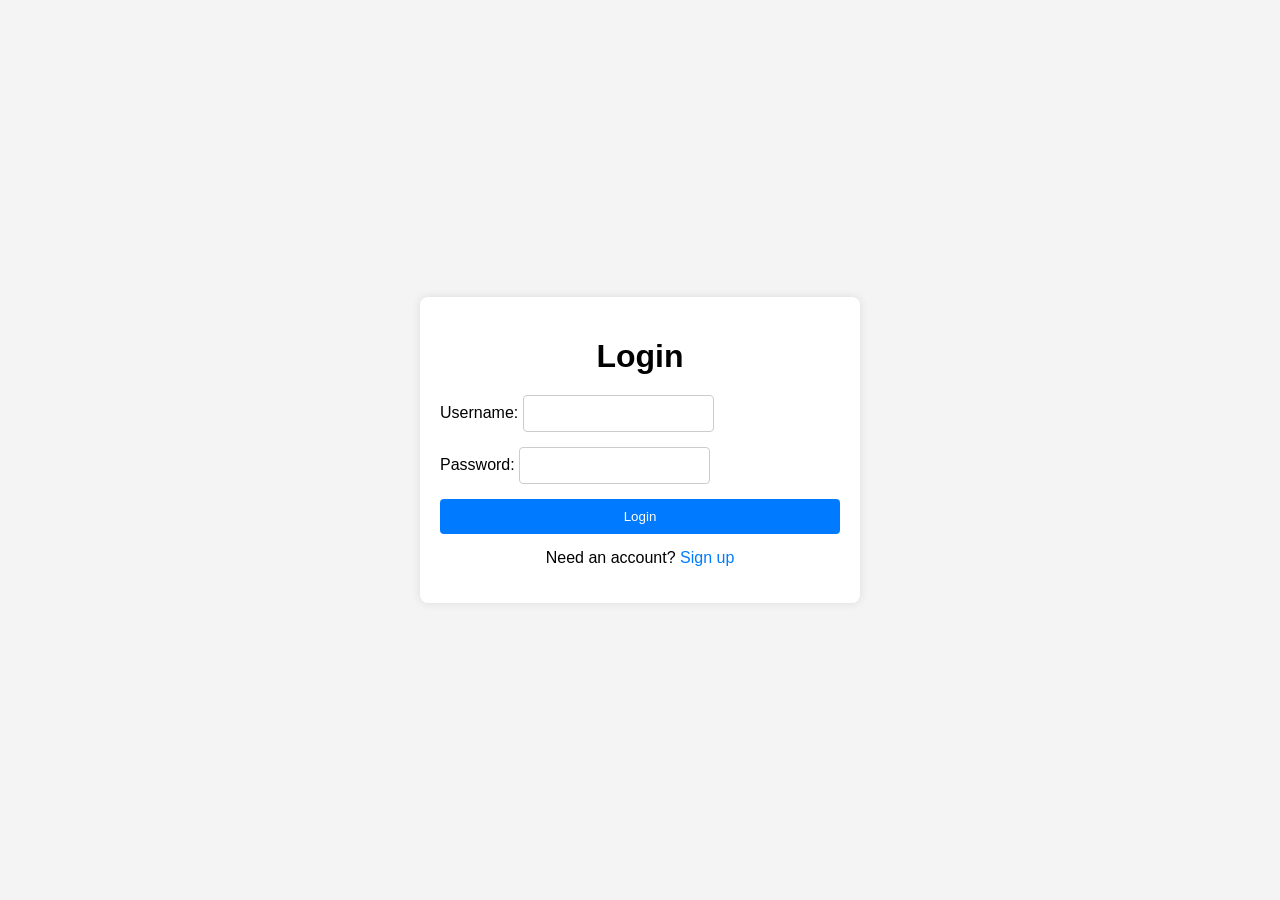
<file: tmp/code_output/multi_file_12345/index.html>
<!-- index.html -->
<!DOCTYPE html>
<html lang="en">
<head>
    <meta charset="UTF-8">
    <meta name="viewport" content="width=device-width, initial-scale=1.0">
    <title>Login Page</title>
    <link rel="stylesheet" href="style.css">
</head>
<body>
    <div class="container">
        <h1>Login</h1>
        <form id="loginForm">
            <div class="form-group">
                <label for="username">Username:</label>
                <input type="text" id="username" name="username" required>
            </div>
            <div class="form-group">
                <label for="password">Password:</label>
                <input type="password" id="password" name="password" required>
            </div>
            <button type="submit">Login</button>
        </form>
        <p class="message">Need an account? <a href="#">Sign up</a></p>
    </div>
    <script src="script.js"></script>
</body>
</html>
</file>
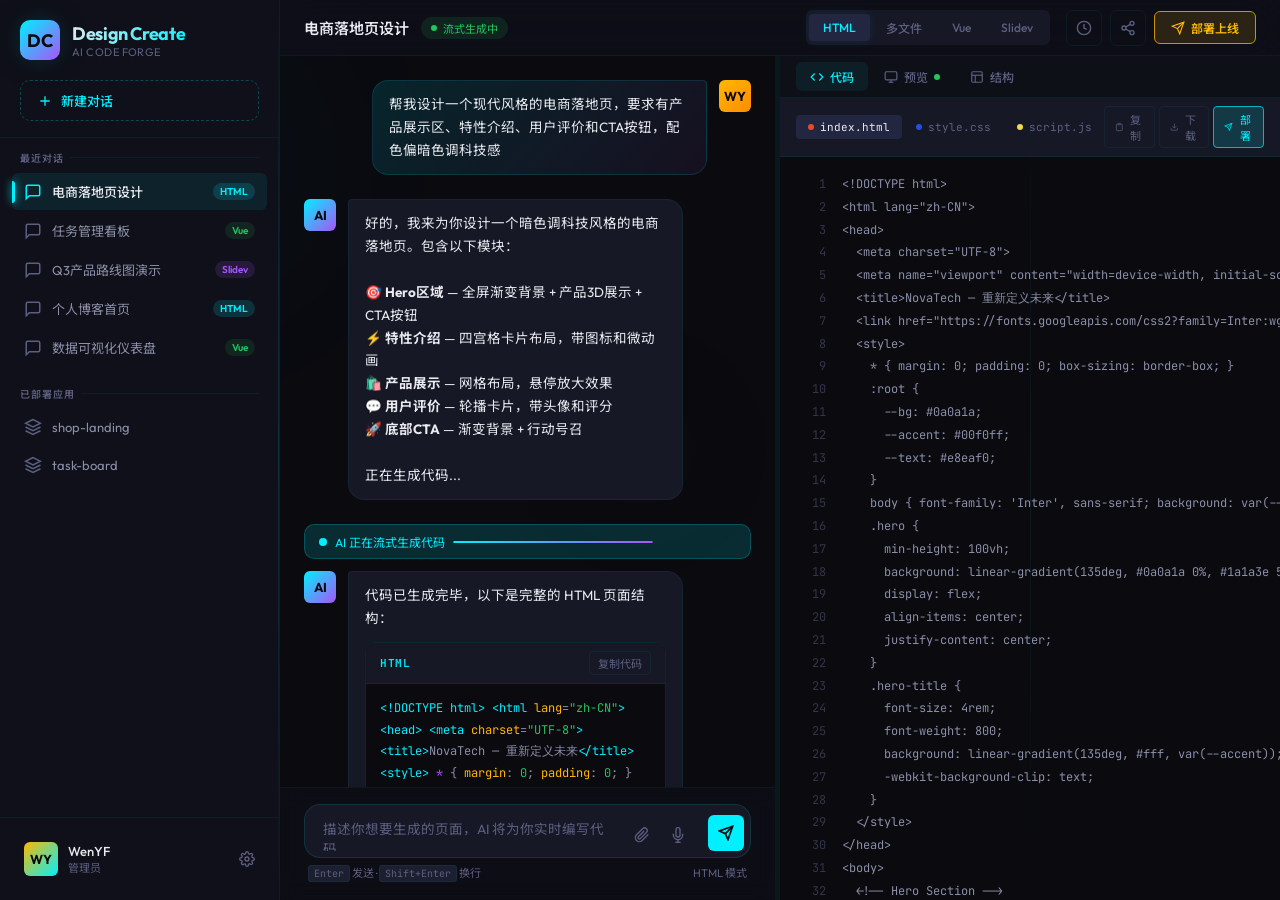
<file: preview-ui.html>
<!DOCTYPE html>
<html lang="zh-CN">
<head>
<meta charset="UTF-8">
<meta name="viewport" content="width=device-width, initial-scale=1.0">
<title>Design Create — AI 智能代码生成平台</title>
<link rel="preconnect" href="https://fonts.googleapis.com">
<link rel="preconnect" href="https://fonts.gstatic.com" crossorigin>
<link href="https://fonts.googleapis.com/css2?family=Outfit:wght@300;400;500;600;700;800;900&family=JetBrains+Mono:wght@300;400;500;600;700&family=Noto+Sans+SC:wght@300;400;500;700;900&display=swap" rel="stylesheet">
<style>
*,*::before,*::after{margin:0;padding:0;box-sizing:border-box}
:root{
  --bg-deep:#0a0a0f;
  --bg-primary:#0f1019;
  --bg-secondary:#161825;
  --bg-tertiary:#1c1f30;
  --bg-elevated:#222640;
  --border-subtle:rgba(0,240,255,0.06);
  --border-default:rgba(0,240,255,0.12);
  --border-strong:rgba(0,240,255,0.25);
  --cyan:#00F0FF;
  --cyan-dim:#00b8c5;
  --cyan-glow:rgba(0,240,255,0.15);
  --amber:#FFB800;
  --amber-dim:#cc9300;
  --amber-glow:rgba(255,184,0,0.12);
  --violet:#a855f7;
  --violet-glow:rgba(168,85,247,0.15);
  --green:#22c55e;
  --green-glow:rgba(34,197,94,0.12);
  --red:#ef4444;
  --text-primary:#e8eaf0;
  --text-secondary:#8b8fa8;
  --text-tertiary:#5c6080;
  --text-accent:#00F0FF;
  --font-display:'Outfit','Noto Sans SC',sans-serif;
  --font-body:'Outfit','Noto Sans SC',sans-serif;
  --font-mono:'JetBrains Mono',monospace;
  --radius-sm:6px;
  --radius-md:10px;
  --radius-lg:16px;
  --radius-xl:20px;
  --shadow-glow-cyan:0 0 20px rgba(0,240,255,0.1),0 0 60px rgba(0,240,255,0.05);
  --shadow-glow-amber:0 0 20px rgba(255,184,0,0.1),0 0 60px rgba(255,184,0,0.05);
  --transition-fast:0.15s cubic-bezier(0.4,0,0.2,1);
  --transition-base:0.25s cubic-bezier(0.4,0,0.2,1);
  --transition-slow:0.4s cubic-bezier(0.4,0,0.2,1);
}
html{font-size:14px;-webkit-font-smoothing:antialiased;-moz-osx-font-smoothing:grayscale}
body{font-family:var(--font-body);background:var(--bg-deep);color:var(--text-primary);overflow:hidden;height:100vh;width:100vw}

@keyframes fadeInUp{from{opacity:0;transform:translateY(16px)}to{opacity:1;transform:translateY(0)}}
@keyframes fadeIn{from{opacity:0}to{opacity:1}}
@keyframes slideInLeft{from{opacity:0;transform:translateX(-20px)}to{opacity:1;transform:translateX(0)}}
@keyframes slideInRight{from{opacity:0;transform:translateX(20px)}to{opacity:1;transform:translateX(0)}}
@keyframes pulse-glow{0%,100%{opacity:0.6}50%{opacity:1}}
@keyframes typing-dot{0%,60%,100%{opacity:0.3;transform:scale(0.8)}30%{opacity:1;transform:scale(1)}}
@keyframes stream-line{from{width:0}to{width:100%}}
@keyframes float{0%,100%{transform:translateY(0)}50%{transform:translateY(-6px)}}
@keyframes shimmer{0%{background-position:-200% 0}100%{background-position:200% 0}}
@keyframes borderGlow{0%,100%{border-color:rgba(0,240,255,0.15)}50%{border-color:rgba(0,240,255,0.35)}}
@keyframes rotateOrb{from{transform:rotate(0deg)}to{transform:rotate(360deg)}}

.app-layout{display:flex;height:100vh;width:100vw;position:relative;overflow:hidden}

.bg-orbs{position:fixed;inset:0;pointer-events:none;z-index:0;overflow:hidden}
.bg-orbs .orb{position:absolute;border-radius:50%;filter:blur(80px);opacity:0.3;animation:rotateOrb 60s linear infinite}
.bg-orbs .orb-1{width:500px;height:500px;background:radial-gradient(circle,rgba(0,240,255,0.12),transparent 70%);top:-10%;left:-5%;animation-duration:80s}
.bg-orbs .orb-2{width:400px;height:400px;background:radial-gradient(circle,rgba(168,85,247,0.1),transparent 70%);bottom:-10%;right:-5%;animation-duration:100s;animation-direction:reverse}
.bg-orbs .orb-3{width:300px;height:300px;background:radial-gradient(circle,rgba(255,184,0,0.08),transparent 70%);top:50%;left:50%;transform:translate(-50%,-50%);animation-duration:120s}

.sidebar{width:280px;min-width:280px;background:var(--bg-primary);border-right:1px solid var(--border-subtle);display:flex;flex-direction:column;position:relative;z-index:10;animation:slideInLeft 0.5s ease both}
.sidebar::after{content:'';position:absolute;right:0;top:0;bottom:0;width:1px;background:linear-gradient(to bottom,transparent,var(--cyan),transparent);opacity:0.15}

.sidebar-header{padding:20px 20px 16px;border-bottom:1px solid var(--border-subtle)}
.brand{display:flex;align-items:center;gap:12px;margin-bottom:20px}
.brand-icon{width:40px;height:40px;border-radius:var(--radius-md);background:linear-gradient(135deg,var(--cyan),var(--violet));display:flex;align-items:center;justify-content:center;font-size:18px;font-weight:700;color:var(--bg-deep);box-shadow:var(--shadow-glow-cyan)}
.brand-text{font-family:var(--font-display);font-size:18px;font-weight:700;letter-spacing:-0.02em;background:linear-gradient(135deg,var(--text-primary),var(--cyan));-webkit-background-clip:text;-webkit-text-fill-color:transparent}
.brand-sub{font-size:11px;color:var(--text-tertiary);letter-spacing:0.04em;text-transform:uppercase}

.new-chat-btn{width:100%;padding:10px 16px;border:1px dashed var(--border-strong);border-radius:var(--radius-md);background:transparent;color:var(--cyan);font-family:var(--font-body);font-size:13px;font-weight:500;cursor:pointer;display:flex;align-items:center;gap:8px;transition:var(--transition-base);position:relative;overflow:hidden}
.new-chat-btn::before{content:'';position:absolute;inset:0;background:var(--cyan-glow);opacity:0;transition:var(--transition-base)}
.new-chat-btn:hover::before{opacity:1}
.new-chat-btn:hover{border-color:var(--cyan);box-shadow:var(--shadow-glow-cyan)}
.new-chat-btn svg{width:16px;height:16px;flex-shrink:0}

.sidebar-nav{flex:1;overflow-y:auto;padding:12px 12px;scrollbar-width:thin;scrollbar-color:var(--bg-elevated) transparent}
.sidebar-nav::-webkit-scrollbar{width:4px}
.sidebar-nav::-webkit-scrollbar-track{background:transparent}
.sidebar-nav::-webkit-scrollbar-thumb{background:var(--bg-elevated);border-radius:4px}

.nav-section{margin-bottom:20px}
.nav-section-title{font-size:10px;font-weight:600;color:var(--text-tertiary);text-transform:uppercase;letter-spacing:0.1em;padding:0 8px 8px;display:flex;align-items:center;gap:6px}
.nav-section-title::after{content:'';flex:1;height:1px;background:var(--border-subtle)}

.nav-item{display:flex;align-items:center;gap:10px;padding:9px 12px;border-radius:var(--radius-sm);cursor:pointer;transition:var(--transition-fast);position:relative;margin-bottom:2px}
.nav-item:hover{background:rgba(0,240,255,0.04)}
.nav-item.active{background:rgba(0,240,255,0.08)}
.nav-item.active::before{content:'';position:absolute;left:0;top:50%;transform:translateY(-50%);width:3px;height:60%;background:var(--cyan);border-radius:0 3px 3px 0;box-shadow:0 0 8px var(--cyan)}
.nav-item-icon{width:18px;height:18px;color:var(--text-tertiary);flex-shrink:0;transition:var(--transition-fast)}
.nav-item.active .nav-item-icon{color:var(--cyan)}
.nav-item-text{font-size:13px;color:var(--text-secondary);white-space:nowrap;overflow:hidden;text-overflow:ellipsis;flex:1}
.nav-item.active .nav-item-text{color:var(--text-primary);font-weight:500}
.nav-item-badge{font-size:10px;padding:2px 7px;border-radius:10px;background:var(--cyan-glow);color:var(--cyan);font-weight:600}

.sidebar-footer{padding:16px 16px;border-top:1px solid var(--border-subtle)}
.user-card{display:flex;align-items:center;gap:10px;padding:8px;border-radius:var(--radius-md);cursor:pointer;transition:var(--transition-fast)}
.user-card:hover{background:rgba(0,240,255,0.04)}
.user-avatar{width:34px;height:34px;border-radius:var(--radius-sm);background:linear-gradient(135deg,var(--amber),var(--cyan));display:flex;align-items:center;justify-content:center;font-size:13px;font-weight:700;color:var(--bg-deep)}
.user-info{flex:1;min-width:0}
.user-name{font-size:13px;font-weight:500;color:var(--text-primary);white-space:nowrap;overflow:hidden;text-overflow:ellipsis}
.user-role{font-size:11px;color:var(--text-tertiary)}

.main-area{flex:1;display:flex;flex-direction:column;position:relative;z-index:5;min-width:0}

.top-bar{height:56px;min-height:56px;background:rgba(15,16,25,0.8);backdrop-filter:blur(20px);border-bottom:1px solid var(--border-subtle);display:flex;align-items:center;padding:0 24px;gap:16px;z-index:20}
.top-bar-left{display:flex;align-items:center;gap:12px;flex:1;min-width:0}
.app-title{font-size:15px;font-weight:600;color:var(--text-primary);white-space:nowrap;overflow:hidden;text-overflow:ellipsis}
.app-status{display:flex;align-items:center;gap:6px;font-size:11px;color:var(--green);padding:3px 10px;border-radius:20px;background:var(--green-glow)}
.app-status .dot{width:6px;height:6px;border-radius:50%;background:var(--green);animation:pulse-glow 2s ease infinite}

.mode-tabs{display:flex;align-items:center;gap:2px;background:var(--bg-secondary);border-radius:var(--radius-sm);padding:3px}
.mode-tab{padding:6px 14px;border-radius:4px;font-size:12px;font-weight:500;color:var(--text-tertiary);cursor:pointer;transition:var(--transition-fast);white-space:nowrap}
.mode-tab:hover{color:var(--text-secondary)}
.mode-tab.active{background:var(--bg-elevated);color:var(--cyan);box-shadow:0 0 12px rgba(0,240,255,0.08)}

.top-bar-right{display:flex;align-items:center;gap:8px}
.icon-btn{width:36px;height:36px;border-radius:var(--radius-sm);border:1px solid var(--border-subtle);background:transparent;color:var(--text-tertiary);display:flex;align-items:center;justify-content:center;cursor:pointer;transition:var(--transition-fast)}
.icon-btn:hover{border-color:var(--border-default);color:var(--text-secondary);background:var(--bg-secondary)}
.icon-btn svg{width:16px;height:16px}
.deploy-btn{padding:7px 16px;border-radius:var(--radius-sm);border:1px solid var(--amber-dim);background:var(--amber-glow);color:var(--amber);font-family:var(--font-body);font-size:12px;font-weight:600;cursor:pointer;display:flex;align-items:center;gap:6px;transition:var(--transition-base)}
.deploy-btn:hover{background:rgba(255,184,0,0.2);border-color:var(--amber);box-shadow:var(--shadow-glow-amber)}
.deploy-btn svg{width:14px;height:14px}

.content-area{flex:1;display:flex;overflow:hidden;position:relative}

.chat-panel{flex:1;display:flex;flex-direction:column;min-width:0;border-right:1px solid var(--border-subtle)}

.chat-messages{flex:1;overflow-y:auto;padding:24px;scrollbar-width:thin;scrollbar-color:var(--bg-elevated) transparent}
.chat-messages::-webkit-scrollbar{width:4px}
.chat-messages::-webkit-scrollbar-track{background:transparent}
.chat-messages::-webkit-scrollbar-thumb{background:var(--bg-elevated);border-radius:4px}

.message{display:flex;gap:12px;margin-bottom:24px;animation:fadeInUp 0.4s ease both}
.message.user{flex-direction:row-reverse}
.message-avatar{width:32px;height:32px;border-radius:var(--radius-sm);display:flex;align-items:center;justify-content:center;font-size:13px;font-weight:700;flex-shrink:0}
.message.ai .message-avatar{background:linear-gradient(135deg,var(--cyan),var(--violet));color:var(--bg-deep)}
.message.user .message-avatar{background:linear-gradient(135deg,var(--amber),#ff8c00);color:var(--bg-deep)}
.message-content{max-width:75%;min-width:0}
.message.user .message-content{display:flex;flex-direction:column;align-items:flex-end}
.message-bubble{padding:12px 16px;border-radius:var(--radius-lg);font-size:13.5px;line-height:1.7}
.message.ai .message-bubble{background:var(--bg-secondary);border:1px solid var(--border-subtle);color:var(--text-primary);border-top-left-radius:4px}
.message.user .message-bubble{background:linear-gradient(135deg,rgba(0,240,255,0.12),rgba(168,85,247,0.08));border:1px solid var(--border-default);color:var(--text-primary);border-top-right-radius:4px}

.code-block{margin:12px 0;border-radius:var(--radius-md);overflow:hidden;border:1px solid var(--border-default);background:var(--bg-deep)}
.code-block-header{display:flex;align-items:center;justify-content:space-between;padding:8px 14px;background:var(--bg-secondary);border-bottom:1px solid var(--border-subtle)}
.code-block-lang{font-size:11px;font-weight:600;color:var(--cyan);font-family:var(--font-mono);text-transform:uppercase;letter-spacing:0.05em}
.code-block-copy{font-size:11px;color:var(--text-tertiary);cursor:pointer;padding:3px 8px;border-radius:4px;border:1px solid var(--border-subtle);background:transparent;font-family:var(--font-body);transition:var(--transition-fast)}
.code-block-copy:hover{color:var(--cyan);border-color:var(--border-default)}
.code-block-body{padding:14px;overflow-x:auto;font-family:var(--font-mono);font-size:12px;line-height:1.8;color:var(--text-secondary)}
.code-block-body .keyword{color:var(--violet)}
.code-block-body .string{color:var(--green)}
.code-block-body .tag{color:var(--cyan)}
.code-block-body .attr{color:var(--amber)}
.code-block-body .comment{color:var(--text-tertiary);font-style:italic}

.typing-indicator{display:flex;gap:4px;padding:4px 0}
.typing-indicator span{width:6px;height:6px;border-radius:50%;background:var(--cyan);animation:typing-dot 1.4s ease infinite}
.typing-indicator span:nth-child(2){animation-delay:0.2s}
.typing-indicator span:nth-child(3){animation-delay:0.4s}

.chat-input-area{padding:16px 24px 20px;border-top:1px solid var(--border-subtle);background:rgba(15,16,25,0.6);backdrop-filter:blur(10px)}
.chat-input-wrapper{display:flex;align-items:flex-end;gap:10px;background:var(--bg-secondary);border:1px solid var(--border-default);border-radius:var(--radius-lg);padding:6px;transition:var(--transition-base)}
.chat-input-wrapper:focus-within{border-color:var(--cyan);box-shadow:0 0 0 3px var(--cyan-glow),var(--shadow-glow-cyan)}
.chat-input{flex:1;border:none;background:transparent;color:var(--text-primary);font-family:var(--font-body);font-size:13.5px;padding:8px 12px;resize:none;outline:none;min-height:40px;max-height:120px;line-height:1.5}
.chat-input::placeholder{color:var(--text-tertiary)}
.input-actions{display:flex;align-items:center;gap:4px;padding-right:4px}
.input-action-btn{width:32px;height:32px;border-radius:var(--radius-sm);border:none;background:transparent;color:var(--text-tertiary);display:flex;align-items:center;justify-content:center;cursor:pointer;transition:var(--transition-fast)}
.input-action-btn:hover{color:var(--text-secondary);background:var(--bg-tertiary)}
.input-action-btn svg{width:16px;height:16px}
.send-btn{width:36px;height:36px;border-radius:var(--radius-sm);border:none;background:var(--cyan);color:var(--bg-deep);display:flex;align-items:center;justify-content:center;cursor:pointer;transition:var(--transition-base);flex-shrink:0}
.send-btn:hover{background:#33f5ff;box-shadow:var(--shadow-glow-cyan)}
.send-btn svg{width:16px;height:16px}
.chat-input-hint{display:flex;align-items:center;justify-content:space-between;padding:6px 4px 0;font-size:11px;color:var(--text-tertiary)}
.chat-input-hint kbd{padding:1px 5px;border-radius:3px;background:var(--bg-tertiary);border:1px solid var(--border-subtle);font-family:var(--font-mono);font-size:10px}

.preview-panel{width:50%;min-width:400px;display:flex;flex-direction:column;background:var(--bg-primary);animation:slideInRight 0.5s ease both}
.preview-panel::before{content:'';position:absolute;left:50%;top:0;bottom:0;width:1px;background:linear-gradient(to bottom,transparent,var(--cyan),transparent);opacity:0.08;z-index:1}

.preview-tabs{display:flex;align-items:center;height:42px;min-height:42px;border-bottom:1px solid var(--border-subtle);background:rgba(15,16,25,0.5);padding:0 16px;gap:2px}
.preview-tab{padding:6px 14px;font-size:12px;font-weight:500;color:var(--text-tertiary);cursor:pointer;border-radius:var(--radius-sm);transition:var(--transition-fast);display:flex;align-items:center;gap:6px}
.preview-tab:hover{color:var(--text-secondary)}
.preview-tab.active{color:var(--cyan);background:rgba(0,240,255,0.06)}
.preview-tab svg{width:14px;height:14px}
.preview-tab .dot-indicator{width:6px;height:6px;border-radius:50%;background:var(--green);animation:pulse-glow 2s ease infinite}

.preview-content{flex:1;display:flex;flex-direction:column;overflow:hidden}

.code-editor{flex:1;display:flex;flex-direction:column;overflow:hidden}
.code-editor-header{display:flex;align-items:center;justify-content:space-between;padding:8px 16px;background:var(--bg-secondary);border-bottom:1px solid var(--border-subtle)}
.file-tabs{display:flex;gap:2px}
.file-tab{padding:5px 12px;font-size:11px;font-family:var(--font-mono);color:var(--text-tertiary);border-radius:4px;cursor:pointer;transition:var(--transition-fast);display:flex;align-items:center;gap:6px}
.file-tab:hover{color:var(--text-secondary);background:var(--bg-tertiary)}
.file-tab.active{color:var(--text-primary);background:var(--bg-elevated)}
.file-tab .file-dot{width:6px;height:6px;border-radius:50%}
.file-tab .file-dot.html{background:#e44d26}
.file-tab .file-dot.css{background:#264de4}
.file-tab .file-dot.js{background:#f0db4f}
.code-editor-actions{display:flex;gap:4px}
.code-editor-action{padding:4px 10px;font-size:11px;border-radius:4px;border:1px solid var(--border-subtle);background:transparent;color:var(--text-tertiary);cursor:pointer;font-family:var(--font-body);transition:var(--transition-fast);display:flex;align-items:center;gap:4px}
.code-editor-action:hover{border-color:var(--border-default);color:var(--text-secondary)}
.code-editor-action.primary{border-color:var(--cyan-dim);color:var(--cyan);background:var(--cyan-glow)}
.code-editor-action.primary:hover{border-color:var(--cyan);background:rgba(0,240,255,0.2)}

.code-body{flex:1;overflow:auto;padding:16px;font-family:var(--font-mono);font-size:12px;line-height:1.9;background:var(--bg-deep);scrollbar-width:thin;scrollbar-color:var(--bg-elevated) transparent}
.code-body::-webkit-scrollbar{width:4px}
.code-body::-webkit-scrollbar-track{background:transparent}
.code-body::-webkit-scrollbar-thumb{background:var(--bg-elevated);border-radius:4px}
.code-line{display:flex;gap:16px}
.code-line-num{color:var(--text-tertiary);min-width:30px;text-align:right;user-select:none;opacity:0.5}
.code-line-content{color:var(--text-secondary);white-space:pre}

.preview-iframe-wrapper{flex:1;display:flex;flex-direction:column;overflow:hidden}
.preview-iframe-bar{display:flex;align-items:center;justify-content:space-between;padding:8px 16px;background:var(--bg-secondary);border-bottom:1px solid var(--border-subtle)}
.preview-url-bar{display:flex;align-items:center;gap:8px;padding:5px 12px;background:var(--bg-deep);border:1px solid var(--border-subtle);border-radius:var(--radius-sm);flex:1;max-width:400px}
.preview-url-bar svg{width:12px;height:12px;color:var(--green);flex-shrink:0}
.preview-url-text{font-size:11px;font-family:var(--font-mono);color:var(--text-tertiary);white-space:nowrap;overflow:hidden;text-overflow:ellipsis}
.preview-iframe{flex:1;border:none;background:#fff;border-radius:0}

.stream-indicator{display:flex;align-items:center;gap:8px;padding:8px 14px;background:var(--cyan-glow);border:1px solid rgba(0,240,255,0.2);border-radius:var(--radius-md);margin:12px 0;font-size:12px;color:var(--cyan);animation:borderGlow 2s ease infinite}
.stream-indicator .stream-dot{width:8px;height:8px;border-radius:50%;background:var(--cyan);animation:pulse-glow 1s ease infinite}
.stream-indicator .stream-bar{flex:1;height:2px;background:var(--bg-tertiary);border-radius:2px;overflow:hidden;max-width:200px}
.stream-indicator .stream-bar-fill{height:100%;background:linear-gradient(90deg,var(--cyan),var(--violet));border-radius:2px;animation:stream-line 3s ease infinite}

.welcome-screen{display:flex;flex-direction:column;align-items:center;justify-content:center;height:100%;padding:40px;text-align:center;animation:fadeIn 0.6s ease}
.welcome-logo{width:80px;height:80px;border-radius:var(--radius-xl);background:linear-gradient(135deg,var(--cyan),var(--violet));display:flex;align-items:center;justify-content:center;font-size:32px;font-weight:900;color:var(--bg-deep);margin-bottom:24px;box-shadow:var(--shadow-glow-cyan);animation:float 4s ease infinite}
.welcome-title{font-family:var(--font-display);font-size:28px;font-weight:800;margin-bottom:8px;background:linear-gradient(135deg,var(--text-primary),var(--cyan));-webkit-background-clip:text;-webkit-text-fill-color:transparent}
.welcome-sub{font-size:14px;color:var(--text-tertiary);margin-bottom:32px;max-width:400px;line-height:1.6}
.welcome-cards{display:grid;grid-template-columns:repeat(3,1fr);gap:12px;max-width:600px;width:100%}
.welcome-card{padding:16px;border-radius:var(--radius-md);border:1px solid var(--border-subtle);background:var(--bg-secondary);cursor:pointer;transition:var(--transition-base);text-align:left}
.welcome-card:hover{border-color:var(--border-default);background:var(--bg-tertiary);transform:translateY(-2px)}
.welcome-card-icon{width:32px;height:32px;border-radius:var(--radius-sm);display:flex;align-items:center;justify-content:center;font-size:16px;margin-bottom:10px}
.welcome-card-icon.html{background:rgba(228,77,38,0.15);color:#e44d26}
.welcome-card-icon.vue{background:var(--green-glow);color:var(--green)}
.welcome-card-icon.slidev{background:var(--violet-glow);color:var(--violet)}
.welcome-card-title{font-size:13px;font-weight:600;color:var(--text-primary);margin-bottom:4px}
.welcome-card-desc{font-size:11px;color:var(--text-tertiary);line-height:1.5}

.resize-handle{width:4px;cursor:col-resize;background:var(--border-subtle);transition:var(--transition-fast);position:relative;z-index:15}
.resize-handle:hover{background:var(--cyan);box-shadow:0 0 10px var(--cyan-glow)}

.toast{position:fixed;bottom:24px;right:24px;padding:12px 20px;border-radius:var(--radius-md);background:var(--bg-secondary);border:1px solid var(--border-default);color:var(--text-primary);font-size:13px;display:flex;align-items:center;gap:8px;z-index:100;animation:fadeInUp 0.3s ease;box-shadow:0 8px 32px rgba(0,0,0,0.4)}
.toast .toast-icon{color:var(--green)}

@media(max-width:1024px){
  .sidebar{width:60px;min-width:60px}
  .sidebar .brand-text,.sidebar .brand-sub,.sidebar .nav-item-text,.sidebar .nav-section-title,.sidebar .new-chat-btn span,.sidebar .user-info{display:none}
  .sidebar .new-chat-btn{justify-content:center;padding:10px}
  .preview-panel{min-width:300px}
}
</style>
</head>
<body>

<div class="bg-orbs">
  <div class="orb orb-1"></div>
  <div class="orb orb-2"></div>
  <div class="orb orb-3"></div>
</div>

<div class="app-layout">

  <aside class="sidebar">
    <div class="sidebar-header">
      <div class="brand">
        <div class="brand-icon">DC</div>
        <div>
          <div class="brand-text">Design Create</div>
          <div class="brand-sub">AI Code Forge</div>
        </div>
      </div>
      <button class="new-chat-btn">
        <svg viewBox="0 0 24 24" fill="none" stroke="currentColor" stroke-width="2"><line x1="12" y1="5" x2="12" y2="19"/><line x1="5" y1="12" x2="19" y2="12"/></svg>
        <span>新建对话</span>
      </button>
    </div>

    <nav class="sidebar-nav">
      <div class="nav-section">
        <div class="nav-section-title">最近对话</div>
        <div class="nav-item active">
          <svg class="nav-item-icon" viewBox="0 0 24 24" fill="none" stroke="currentColor" stroke-width="2"><path d="M21 15a2 2 0 0 1-2 2H7l-4 4V5a2 2 0 0 1 2-2h14a2 2 0 0 1 2 2z"/></svg>
          <span class="nav-item-text">电商落地页设计</span>
          <span class="nav-item-badge">HTML</span>
        </div>
        <div class="nav-item">
          <svg class="nav-item-icon" viewBox="0 0 24 24" fill="none" stroke="currentColor" stroke-width="2"><path d="M21 15a2 2 0 0 1-2 2H7l-4 4V5a2 2 0 0 1 2-2h14a2 2 0 0 1 2 2z"/></svg>
          <span class="nav-item-text">任务管理看板</span>
          <span class="nav-item-badge" style="background:var(--green-glow);color:var(--green)">Vue</span>
        </div>
        <div class="nav-item">
          <svg class="nav-item-icon" viewBox="0 0 24 24" fill="none" stroke="currentColor" stroke-width="2"><path d="M21 15a2 2 0 0 1-2 2H7l-4 4V5a2 2 0 0 1 2-2h14a2 2 0 0 1 2 2z"/></svg>
          <span class="nav-item-text">Q3产品路线图演示</span>
          <span class="nav-item-badge" style="background:var(--violet-glow);color:var(--violet)">Slidev</span>
        </div>
        <div class="nav-item">
          <svg class="nav-item-icon" viewBox="0 0 24 24" fill="none" stroke="currentColor" stroke-width="2"><path d="M21 15a2 2 0 0 1-2 2H7l-4 4V5a2 2 0 0 1 2-2h14a2 2 0 0 1 2 2z"/></svg>
          <span class="nav-item-text">个人博客首页</span>
          <span class="nav-item-badge">HTML</span>
        </div>
        <div class="nav-item">
          <svg class="nav-item-icon" viewBox="0 0 24 24" fill="none" stroke="currentColor" stroke-width="2"><path d="M21 15a2 2 0 0 1-2 2H7l-4 4V5a2 2 0 0 1 2-2h14a2 2 0 0 1 2 2z"/></svg>
          <span class="nav-item-text">数据可视化仪表盘</span>
          <span class="nav-item-badge" style="background:var(--green-glow);color:var(--green)">Vue</span>
        </div>
      </div>

      <div class="nav-section">
        <div class="nav-section-title">已部署应用</div>
        <div class="nav-item">
          <svg class="nav-item-icon" viewBox="0 0 24 24" fill="none" stroke="currentColor" stroke-width="2"><path d="M12 2L2 7l10 5 10-5-10-5z"/><path d="M2 17l10 5 10-5"/><path d="M2 12l10 5 10-5"/></svg>
          <span class="nav-item-text">shop-landing</span>
        </div>
        <div class="nav-item">
          <svg class="nav-item-icon" viewBox="0 0 24 24" fill="none" stroke="currentColor" stroke-width="2"><path d="M12 2L2 7l10 5 10-5-10-5z"/><path d="M2 17l10 5 10-5"/><path d="M2 12l10 5 10-5"/></svg>
          <span class="nav-item-text">task-board</span>
        </div>
      </div>
    </nav>

    <div class="sidebar-footer">
      <div class="user-card">
        <div class="user-avatar">WY</div>
        <div class="user-info">
          <div class="user-name">WenYF</div>
          <div class="user-role">管理员</div>
        </div>
        <svg width="16" height="16" viewBox="0 0 24 24" fill="none" stroke="var(--text-tertiary)" stroke-width="2"><circle cx="12" cy="12" r="3"/><path d="M19.4 15a1.65 1.65 0 0 0 .33 1.82l.06.06a2 2 0 0 1-2.83 2.83l-.06-.06a1.65 1.65 0 0 0-1.82-.33 1.65 1.65 0 0 0-1 1.51V21a2 2 0 0 1-4 0v-.09A1.65 1.65 0 0 0 9 19.4a1.65 1.65 0 0 0-1.82.33l-.06.06a2 2 0 0 1-2.83-2.83l.06-.06A1.65 1.65 0 0 0 4.68 15a1.65 1.65 0 0 0-1.51-1H3a2 2 0 0 1 0-4h.09A1.65 1.65 0 0 0 4.6 9a1.65 1.65 0 0 0-.33-1.82l-.06-.06a2 2 0 0 1 2.83-2.83l.06.06A1.65 1.65 0 0 0 9 4.68a1.65 1.65 0 0 0 1-1.51V3a2 2 0 0 1 4 0v.09a1.65 1.65 0 0 0 1 1.51 1.65 1.65 0 0 0 1.82-.33l.06-.06a2 2 0 0 1 2.83 2.83l-.06.06A1.65 1.65 0 0 0 19.4 9a1.65 1.65 0 0 0 1.51 1H21a2 2 0 0 1 0 4h-.09a1.65 1.65 0 0 0-1.51 1z"/></svg>
      </div>
    </div>
  </aside>

  <div class="main-area">
    <div class="top-bar">
      <div class="top-bar-left">
        <div class="app-title">电商落地页设计</div>
        <div class="app-status">
          <span class="dot"></span>
          流式生成中
        </div>
      </div>
      <div class="mode-tabs">
        <div class="mode-tab active">HTML</div>
        <div class="mode-tab">多文件</div>
        <div class="mode-tab">Vue</div>
        <div class="mode-tab">Slidev</div>
      </div>
      <div class="top-bar-right">
        <button class="icon-btn" title="历史记录">
          <svg viewBox="0 0 24 24" fill="none" stroke="currentColor" stroke-width="2"><circle cx="12" cy="12" r="10"/><polyline points="12 6 12 12 16 14"/></svg>
        </button>
        <button class="icon-btn" title="分享">
          <svg viewBox="0 0 24 24" fill="none" stroke="currentColor" stroke-width="2"><circle cx="18" cy="5" r="3"/><circle cx="6" cy="12" r="3"/><circle cx="18" cy="19" r="3"/><line x1="8.59" y1="13.51" x2="15.42" y2="17.49"/><line x1="15.41" y1="6.51" x2="8.59" y2="10.49"/></svg>
        </button>
        <button class="deploy-btn">
          <svg viewBox="0 0 24 24" fill="none" stroke="currentColor" stroke-width="2"><path d="M22 2L11 13"/><path d="M22 2l-7 20-4-9-9-4 20-7z"/></svg>
          部署上线
        </button>
      </div>
    </div>

    <div class="content-area">
      <div class="chat-panel">
        <div class="chat-messages">

          <div class="message user" style="animation-delay:0.1s">
            <div class="message-avatar">WY</div>
            <div class="message-content">
              <div class="message-bubble">帮我设计一个现代风格的电商落地页，要求有产品展示区、特性介绍、用户评价和CTA按钮，配色偏暗色调科技感</div>
            </div>
          </div>

          <div class="message ai" style="animation-delay:0.3s">
            <div class="message-avatar">AI</div>
            <div class="message-content">
              <div class="message-bubble">
                好的，我来为你设计一个暗色调科技风格的电商落地页。包含以下模块：
                <br><br>
                🎯 <strong>Hero区域</strong> — 全屏渐变背景 + 产品3D展示 + CTA按钮<br>
                ⚡ <strong>特性介绍</strong> — 四宫格卡片布局，带图标和微动画<br>
                🛍️ <strong>产品展示</strong> — 网格布局，悬停放大效果<br>
                💬 <strong>用户评价</strong> — 轮播卡片，带头像和评分<br>
                🚀 <strong>底部CTA</strong> — 渐变背景 + 行动号召
                <br><br>
                正在生成代码...
              </div>
            </div>
          </div>

          <div class="stream-indicator" style="animation-delay:0.5s">
            <span class="stream-dot"></span>
            <span>AI 正在流式生成代码</span>
            <div class="stream-bar"><div class="stream-bar-fill"></div></div>
          </div>

          <div class="message ai" style="animation-delay:0.7s">
            <div class="message-avatar">AI</div>
            <div class="message-content">
              <div class="message-bubble">
                代码已生成完毕，以下是完整的 HTML 页面结构：
                <div class="code-block">
                  <div class="code-block-header">
                    <span class="code-block-lang">html</span>
                    <button class="code-block-copy">复制代码</button>
                  </div>
                  <div class="code-block-body"><span class="tag">&lt;!DOCTYPE html&gt;</span>
<span class="tag">&lt;html</span> <span class="attr">lang</span>=<span class="string">"zh-CN"</span><span class="tag">&gt;</span>
<span class="tag">&lt;head&gt;</span>
  <span class="tag">&lt;meta</span> <span class="attr">charset</span>=<span class="string">"UTF-8"</span><span class="tag">&gt;</span>
  <span class="tag">&lt;title&gt;</span>NovaTech — 重新定义未来<span class="tag">&lt;/title&gt;</span>
  <span class="tag">&lt;style&gt;</span>
    <span class="keyword">*</span> { <span class="attr">margin</span>: <span class="string">0</span>; <span class="attr">padding</span>: <span class="string">0</span>; }
    <span class="keyword">.hero</span> {
      <span class="attr">background</span>: <span class="string">linear-gradient(135deg, #0a0a1a, #1a1a3e)</span>;
      <span class="attr">min-height</span>: <span class="string">100vh</span>;
    }
  <span class="tag">&lt;/style&gt;</span>
<span class="tag">&lt;/head&gt;</span>
<span class="tag">&lt;body&gt;</span>
  <span class="comment">&lt;!-- Hero Section --&gt;</span>
  <span class="tag">&lt;section</span> <span class="attr">class</span>=<span class="string">"hero"</span><span class="tag">&gt;</span>...<span class="tag">&lt;/section&gt;</span>
<span class="tag">&lt;/body&gt;</span>
<span class="tag">&lt;/html&gt;</span></div>
                </div>
                <div style="margin-top:8px;font-size:12px;color:var(--text-tertiary)">
                  ✅ 生成 1 个文件 · 共 186 行代码 · 右侧可预览效果
                </div>
              </div>
            </div>
          </div>

        </div>

        <div class="chat-input-area">
          <div class="chat-input-wrapper">
            <textarea class="chat-input" rows="1" placeholder="描述你想要生成的页面，AI 将为你实时编写代码..."></textarea>
            <div class="input-actions">
              <button class="input-action-btn" title="上传文件">
                <svg viewBox="0 0 24 24" fill="none" stroke="currentColor" stroke-width="2"><path d="M21.44 11.05l-9.19 9.19a6 6 0 0 1-8.49-8.49l9.19-9.19a4 4 0 0 1 5.66 5.66l-9.2 9.19a2 2 0 0 1-2.83-2.83l8.49-8.48"/></svg>
              </button>
              <button class="input-action-btn" title="语音输入">
                <svg viewBox="0 0 24 24" fill="none" stroke="currentColor" stroke-width="2"><path d="M12 1a3 3 0 0 0-3 3v8a3 3 0 0 0 6 0V4a3 3 0 0 0-3-3z"/><path d="M19 10v2a7 7 0 0 1-14 0v-2"/><line x1="12" y1="19" x2="12" y2="23"/><line x1="8" y1="23" x2="16" y2="23"/></svg>
              </button>
            </div>
            <button class="send-btn">
              <svg viewBox="0 0 24 24" fill="none" stroke="currentColor" stroke-width="2.5"><line x1="22" y1="2" x2="11" y2="13"/><polygon points="22 2 15 22 11 13 2 9 22 2"/></svg>
            </button>
          </div>
          <div class="chat-input-hint">
            <span><kbd>Enter</kbd> 发送 · <kbd>Shift+Enter</kbd> 换行</span>
            <span>HTML 模式</span>
          </div>
        </div>
      </div>

      <div class="resize-handle"></div>

      <div class="preview-panel">
        <div class="preview-tabs">
          <div class="preview-tab active">
            <svg viewBox="0 0 24 24" fill="none" stroke="currentColor" stroke-width="2"><polyline points="16 18 22 12 16 6"/><polyline points="8 6 2 12 8 18"/></svg>
            代码
          </div>
          <div class="preview-tab">
            <svg viewBox="0 0 24 24" fill="none" stroke="currentColor" stroke-width="2"><rect x="2" y="3" width="20" height="14" rx="2" ry="2"/><line x1="8" y1="21" x2="16" y2="21"/><line x1="12" y1="17" x2="12" y2="21"/></svg>
            预览
            <span class="dot-indicator"></span>
          </div>
          <div class="preview-tab">
            <svg viewBox="0 0 24 24" fill="none" stroke="currentColor" stroke-width="2"><rect x="3" y="3" width="18" height="18" rx="2" ry="2"/><line x1="3" y1="9" x2="21" y2="9"/><line x1="9" y1="21" x2="9" y2="9"/></svg>
            结构
          </div>
        </div>

        <div class="preview-content">
          <div class="code-editor">
            <div class="code-editor-header">
              <div class="file-tabs">
                <div class="file-tab active">
                  <span class="file-dot html"></span>
                  index.html
                </div>
                <div class="file-tab">
                  <span class="file-dot css"></span>
                  style.css
                </div>
                <div class="file-tab">
                  <span class="file-dot js"></span>
                  script.js
                </div>
              </div>
              <div class="code-editor-actions">
                <button class="code-editor-action">
                  <svg width="12" height="12" viewBox="0 0 24 24" fill="none" stroke="currentColor" stroke-width="2"><path d="M16 4h2a2 2 0 0 1 2 2v14a2 2 0 0 1-2 2H6a2 2 0 0 1-2-2V6a2 2 0 0 1 2-2h2"/><rect x="8" y="2" width="8" height="4" rx="1" ry="1"/></svg>
                  复制
                </button>
                <button class="code-editor-action">
                  <svg width="12" height="12" viewBox="0 0 24 24" fill="none" stroke="currentColor" stroke-width="2"><path d="M21 15v4a2 2 0 0 1-2 2H5a2 2 0 0 1-2-2v-4"/><polyline points="7 10 12 15 17 10"/><line x1="12" y1="15" x2="12" y2="3"/></svg>
                  下载
                </button>
                <button class="code-editor-action primary">
                  <svg width="12" height="12" viewBox="0 0 24 24" fill="none" stroke="currentColor" stroke-width="2"><path d="M22 2L11 13"/><path d="M22 2l-7 20-4-9-9-4 20-7z"/></svg>
                  部署
                </button>
              </div>
            </div>
            <div class="code-body">
              <div class="code-line"><span class="code-line-num">1</span><span class="code-line-content"><span class="tag">&lt;!DOCTYPE html&gt;</span></span></div>
              <div class="code-line"><span class="code-line-num">2</span><span class="code-line-content"><span class="tag">&lt;html</span> <span class="attr">lang</span>=<span class="string">"zh-CN"</span><span class="tag">&gt;</span></span></div>
              <div class="code-line"><span class="code-line-num">3</span><span class="code-line-content"><span class="tag">&lt;head&gt;</span></span></div>
              <div class="code-line"><span class="code-line-num">4</span><span class="code-line-content">  <span class="tag">&lt;meta</span> <span class="attr">charset</span>=<span class="string">"UTF-8"</span><span class="tag">&gt;</span></span></div>
              <div class="code-line"><span class="code-line-num">5</span><span class="code-line-content">  <span class="tag">&lt;meta</span> <span class="attr">name</span>=<span class="string">"viewport"</span> <span class="attr">content</span>=<span class="string">"width=device-width, initial-scale=1.0"</span><span class="tag">&gt;</span></span></div>
              <div class="code-line"><span class="code-line-num">6</span><span class="code-line-content">  <span class="tag">&lt;title&gt;</span>NovaTech — 重新定义未来<span class="tag">&lt;/title&gt;</span></span></div>
              <div class="code-line"><span class="code-line-num">7</span><span class="code-line-content">  <span class="tag">&lt;link</span> <span class="attr">href</span>=<span class="string">"https://fonts.googleapis.com/css2?family=Inter:wght@300;400;600;800&display=swap"</span> <span class="attr">rel</span>=<span class="string">"stylesheet"</span><span class="tag">&gt;</span></span></div>
              <div class="code-line"><span class="code-line-num">8</span><span class="code-line-content">  <span class="tag">&lt;style&gt;</span></span></div>
              <div class="code-line"><span class="code-line-num">9</span><span class="code-line-content">    <span class="keyword">*</span> { <span class="attr">margin</span>: <span class="string">0</span>; <span class="attr">padding</span>: <span class="string">0</span>; <span class="attr">box-sizing</span>: <span class="string">border-box</span>; }</span></div>
              <div class="code-line"><span class="code-line-num">10</span><span class="code-line-content">    <span class="keyword">:root</span> {</span></div>
              <div class="code-line"><span class="code-line-num">11</span><span class="code-line-content">      <span class="attr">--bg</span>: <span class="string">#0a0a1a</span>;</span></div>
              <div class="code-line"><span class="code-line-num">12</span><span class="code-line-content">      <span class="attr">--accent</span>: <span class="string">#00f0ff</span>;</span></div>
              <div class="code-line"><span class="code-line-num">13</span><span class="code-line-content">      <span class="attr">--text</span>: <span class="string">#e8eaf0</span>;</span></div>
              <div class="code-line"><span class="code-line-num">14</span><span class="code-line-content">    }</span></div>
              <div class="code-line"><span class="code-line-num">15</span><span class="code-line-content">    <span class="keyword">body</span> { <span class="attr">font-family</span>: <span class="string">'Inter', sans-serif</span>; <span class="attr">background</span>: <span class="string">var(--bg)</span>; <span class="attr">color</span>: <span class="string">var(--text)</span>; }</span></div>
              <div class="code-line"><span class="code-line-num">16</span><span class="code-line-content">    <span class="keyword">.hero</span> {</span></div>
              <div class="code-line"><span class="code-line-num">17</span><span class="code-line-content">      <span class="attr">min-height</span>: <span class="string">100vh</span>;</span></div>
              <div class="code-line"><span class="code-line-num">18</span><span class="code-line-content">      <span class="attr">background</span>: <span class="string">linear-gradient(135deg, #0a0a1a 0%, #1a1a3e 50%, #0f1a2e 100%)</span>;</span></div>
              <div class="code-line"><span class="code-line-num">19</span><span class="code-line-content">      <span class="attr">display</span>: <span class="string">flex</span>;</span></div>
              <div class="code-line"><span class="code-line-num">20</span><span class="code-line-content">      <span class="attr">align-items</span>: <span class="string">center</span>;</span></div>
              <div class="code-line"><span class="code-line-num">21</span><span class="code-line-content">      <span class="attr">justify-content</span>: <span class="string">center</span>;</span></div>
              <div class="code-line"><span class="code-line-num">22</span><span class="code-line-content">    }</span></div>
              <div class="code-line"><span class="code-line-num">23</span><span class="code-line-content">    <span class="keyword">.hero-title</span> {</span></div>
              <div class="code-line"><span class="code-line-num">24</span><span class="code-line-content">      <span class="attr">font-size</span>: <span class="string">4rem</span>;</span></div>
              <div class="code-line"><span class="code-line-num">25</span><span class="code-line-content">      <span class="attr">font-weight</span>: <span class="string">800</span>;</span></div>
              <div class="code-line"><span class="code-line-num">26</span><span class="code-line-content">      <span class="attr">background</span>: <span class="string">linear-gradient(135deg, #fff, var(--accent))</span>;</span></div>
              <div class="code-line"><span class="code-line-num">27</span><span class="code-line-content">      <span class="attr">-webkit-background-clip</span>: <span class="string">text</span>;</span></div>
              <div class="code-line"><span class="code-line-num">28</span><span class="code-line-content">    }</span></div>
              <div class="code-line"><span class="code-line-num">29</span><span class="code-line-content">  <span class="tag">&lt;/style&gt;</span></span></div>
              <div class="code-line"><span class="code-line-num">30</span><span class="code-line-content"><span class="tag">&lt;/head&gt;</span></span></div>
              <div class="code-line"><span class="code-line-num">31</span><span class="code-line-content"><span class="tag">&lt;body&gt;</span></span></div>
              <div class="code-line"><span class="code-line-num">32</span><span class="code-line-content">  <span class="comment">&lt;!-- Hero Section --&gt;</span></span></div>
              <div class="code-line"><span class="code-line-num">33</span><span class="code-line-content">  <span class="tag">&lt;section</span> <span class="attr">class</span>=<span class="string">"hero"</span><span class="tag">&gt;</span></span></div>
              <div class="code-line"><span class="code-line-num">34</span><span class="code-line-content">    <span class="tag">&lt;h1</span> <span class="attr">class</span>=<span class="string">"hero-title"</span><span class="tag">&gt;</span>NovaTech<span class="tag">&lt;/h1&gt;</span></span></div>
              <div class="code-line"><span class="code-line-num">35</span><span class="code-line-content">  <span class="tag">&lt;/section&gt;</span></span></div>
              <div class="code-line"><span class="code-line-num">36</span><span class="code-line-content"><span class="tag">&lt;/body&gt;</span></span></div>
              <div class="code-line"><span class="code-line-num">37</span><span class="code-line-content"><span class="tag">&lt;/html&gt;</span></span></div>
            </div>
          </div>
        </div>
      </div>
    </div>
  </div>

</div>

<div class="toast">
  <svg class="toast-icon" width="16" height="16" viewBox="0 0 24 24" fill="none" stroke="currentColor" stroke-width="2"><path d="M22 11.08V12a10 10 0 1 1-5.93-9.14"/><polyline points="22 4 12 14.01 9 11.01"/></svg>
  代码生成完成 — index.html 已保存
</div>

<script>
document.querySelectorAll('.mode-tab').forEach(tab => {
  tab.addEventListener('click', () => {
    document.querySelectorAll('.mode-tab').forEach(t => t.classList.remove('active'));
    tab.classList.add('active');
  });
});
document.querySelectorAll('.preview-tab').forEach(tab => {
  tab.addEventListener('click', () => {
    document.querySelectorAll('.preview-tab').forEach(t => t.classList.remove('active'));
    tab.classList.add('active');
  });
});
document.querySelectorAll('.nav-item').forEach(item => {
  item.addEventListener('click', () => {
    document.querySelectorAll('.nav-item').forEach(i => i.classList.remove('active'));
    item.classList.add('active');
  });
});
document.querySelectorAll('.file-tab').forEach(tab => {
  tab.addEventListener('click', () => {
    document.querySelectorAll('.file-tab').forEach(t => t.classList.remove('active'));
    tab.classList.add('active');
  });
});
const textarea = document.querySelector('.chat-input');
textarea.addEventListener('input', () => {
  textarea.style.height = 'auto';
  textarea.style.height = Math.min(textarea.scrollHeight, 120) + 'px';
});
setTimeout(() => {
  const toast = document.querySelector('.toast');
  if (toast) {
    toast.style.transition = 'opacity 0.3s ease, transform 0.3s ease';
    toast.style.opacity = '0';
    toast.style.transform = 'translateY(10px)';
    setTimeout(() => toast.remove(), 300);
  }
}, 4000);
</script>
</body>
</html>
</file>
<file: tmp/code_output/multi_file_12345/style.css>
/* style.css */
body {
    font-family: Arial, sans-serif;
    background-color: #f4f4f4;
    display: flex;
    justify-content: center;
    align-items: center;
    height: 100vh;
    margin: 0;
}

.container {
    background-color: #ffffff;
    padding: 20px;
    border-radius: 8px;
    box-shadow: 0 0 10px rgba(0, 0, 0, 0.1);
    width: 100%;
    max-width: 400px;
}

h1 {
    text-align: center;
    margin-bottom: 20px;
}

form {
    display: flex;
    flex-direction: column;
}

.form-group {
    margin-bottom: 15px;
}

label {
    margin-bottom: 5px;
}

input {
    padding: 10px;
    border: 1px solid #ccc;
    border-radius: 4px;
}

button {
    padding: 10px;
    background-color: #007BFF;
    color: #ffffff;
    border: none;
    border-radius: 4px;
    cursor: pointer;
}

button:hover {
    background-color: #0056b3;
}

.message {
    text-align: center;
    margin-top: 15px;
}

.message a {
    color: #007BFF;
    text-decoration: none;
}

.message a:hover {
    text-decoration: underline;
}
</file>
